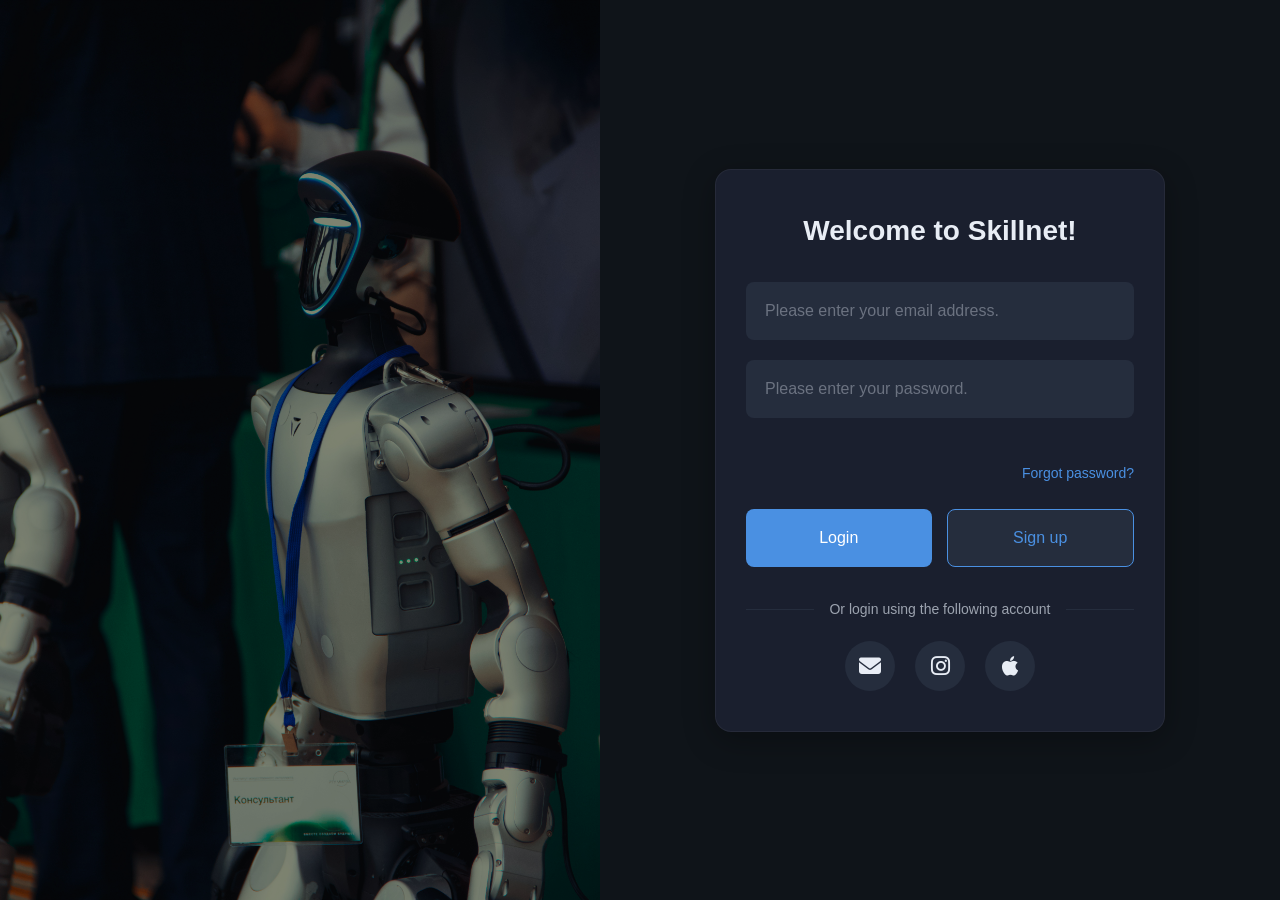
<file: index.html>
<!DOCTYPE html>
<html lang="en-US">
<head>
    <meta charset="utf-8">
    <meta name="viewport" content="width=device-width, initial-scale=1">
    <meta name="author" content="Weiyu Yin">
    <meta name="description" content="Job Finder">
    <meta name="keywords" content="html, css, web development">
    <link rel="icon" href="./assets/media/icon.png" type="image/x-icon">
    <link rel="stylesheet" href="./assets/style/index.css">
    <link rel="stylesheet" href="https://cdn.bootcdn.net/ajax/libs/font-awesome/6.4.0/css/all.min.css">
    <script src="./assets/script/index.js" defer></script>
    <title>Skillnet</title>
</head>
    <body class="login-page">
    <div class="login-container">
      <div class="login-banner">
        <img src="./assets/media/mikhail-seleznev-H8Vvpn4NezI-unsplash.jpg" class="banner-img" alt="background">
      </div>
      <div class="login-main">
        <div class="login-card">
          <h2 class="login-title">Welcome to Skillnet!</h2>
          <form id="login-form" class="login-form">
            <div class="form-item">
              <input type="text" placeholder="Please enter your email address." id="email" required class="form-input">
            </div>
            <div class="form-item">
              <input type="password" placeholder="Please enter your password." id="password" minlength="6" maxlength="20" required class="form-input">
            </div>
            <p id="errorMessage" class="error-tip"></p>
            <a href="#" class="forgot-pwd">Forgot password?</a>
            <div class="form-btn-group">
              <button type="submit" class="btn login-btn">Login</button>
              <button type="button" class="btn register-btn">Sign up</button>
            </div>
          </form>
          <div class="social-login">
            <div class="divider">
              <span>Or login using the following account</span>
            </div>
            <div class="social-buttons">
              <a href="#" class="social-btn gmail" title="Gmail">
                <i class="fa-solid fa-envelope"></i>
              </a>
              <a href="#" class="social-btn ins" title="Instagram">
                <i class="fa-brands fa-instagram"></i>
              </a>
              <a href="#" class="social-btn apple" title="Apple">
                <i class="fa-brands fa-apple"></i>
              </a>
            </div>
          </div>
        </div>
      </div>
    </div>
  </body>
</html>
</file>
<file: assets/style/index.css>
@charset "utf-8";
@import "./reset.css";

:root {
  --primary-color: #4A90E2;
  --bg-dark: #0F1419;
  --bg-card: #1A1F2E;
  --bg-input: #252D3D;
  --text-primary: #E8EDF5;
  --text-secondary: #9CA3AF;
  --text-muted: #6B7280;
  --error-color: #F87171;
  --white: #FFFFFF;
  --shadow: 0 8px 32px rgba(0, 0, 0, 0.3);
  --border-radius: 16px;
  --border-radius-sm: 8px;
}


body.login-page {
  background: linear-gradient(135deg, #0F1419 0%, #1A1F2E 100%);
  height: 100vh;
  font-family: "Microsoft YaHei", sans-serif;
  overflow: hidden;
}


.login-container {
  display: flex;
  width: 100%;
  height: 100vh;
}


.login-banner {
  flex: 1;
  height: 100%;
  overflow: hidden;
  position: relative;
}

.banner-img {
  width: 100%;
  height: 100%;
  object-fit: cover;
  filter: brightness(0.6);
}


.login-main {
  flex: 1;
  display: flex;
  flex-direction: column;
  justify-content: center;
  align-items: center;
  padding: 0 40px;
  background-color: var(--bg-dark);
}

.login-logo {
  width: 120px;
  height: auto;
  filter: brightness(1.2);
}


.login-card {
  width: 100%;
  max-width: 450px;
  padding: 40px 30px;
  background-color: var(--bg-card);
  border-radius: var(--border-radius);
  box-shadow: var(--shadow);
  border: 1px solid rgba(255, 255, 255, 0.05);
}

.login-title {
  font-size: 28px;
  font-weight: 600;
  color: var(--text-primary);
  text-align: center;
  margin-bottom: 30px;
}

.form-item {
  margin-bottom: 20px;
}

.form-input {
  width: 100%;
  padding: 16px 18px;
  background-color: var(--bg-input);
  border-radius: var(--border-radius-sm);
  font-size: 16px;
  color: var(--text-primary);
  transition: all 0.3s ease;
  border: 1px solid transparent;
}

.form-input:focus {
  border-color: var(--primary-color);
  background-color: #2A3347;
}

.form-input::placeholder {
  color: var(--text-muted);
}


.error-tip {
  color: var(--error-color);
  font-size: 14px;
  margin: -10px 0 15px 0;
  height: 20px;
}


.forgot-pwd {
  display: block;
  text-align: right;
  color: var(--primary-color);
  font-size: 14px;
  text-decoration: none;
  margin-bottom: 25px;
}

.forgot-pwd:hover {
  text-decoration: underline;
}


.form-btn-group {
  display: flex;
  gap: 15px;
  margin-bottom: 30px;
}

.btn {
  flex: 1;
  padding: 16px 0;
  border-radius: var(--border-radius-sm);
  font-size: 16px;
  font-weight: 500;
  border: none;
  transition: all 0.3s ease;
  cursor: pointer;
}

.login-btn {
  background-color: var(--primary-color);
  color: var(--white);
}

.login-btn:hover {
  background-color: #357ABD;
}

.register-btn {
  background-color: var(--bg-input);
  color: var(--primary-color);
  border: 1px solid var(--primary-color);
}

.register-btn:hover {
  background-color: var(--primary-color);
  color: var(--white);
}


.social-login {
  margin-top: 30px;
}

.divider {
  text-align: center;
  margin-bottom: 20px;
  position: relative;
}

.divider::before {
  content: '';
  position: absolute;
  top: 50%;
  left: 0;
  right: 0;
  height: 1px;
  background-color: var(--bg-input);
}

.divider span {
  position: relative;
  background-color: var(--bg-card);
  padding: 0 15px;
  color: var(--text-secondary);
  font-size: 14px;
}

.social-buttons {
  display: flex;
  justify-content: center;
  gap: 20px;
}


.social-btn {
  width: 50px;
  height: 50px;
  border-radius: 50%;
  background-color: var(--bg-input);
  display: flex;
  align-items: center;
  justify-content: center;
  font-size: 22px;
  color: var(--text-primary);
  text-decoration: none;
  transition: all 0.3s ease;
}

.social-btn:hover {
  transform: translateY(-2px);
}


.gmail:hover {
  color: #EA4335;
  background: #2A3347;
}

.ins:hover {
  color: #E1306C;
  background: #2A3347;
}

.apple:hover {
  color: #000;
  background: #fff;
}

@media (max-width: 900px) {
  .login-banner {
    display: none;
  }

  .login-main {
    flex: 100%;
    padding: 0 20px;
    background: var(--bg-dark);
  }

  .login-card {
    box-shadow: none;
    padding: 20px 15px;
    border: none;
  }
}
</file>
